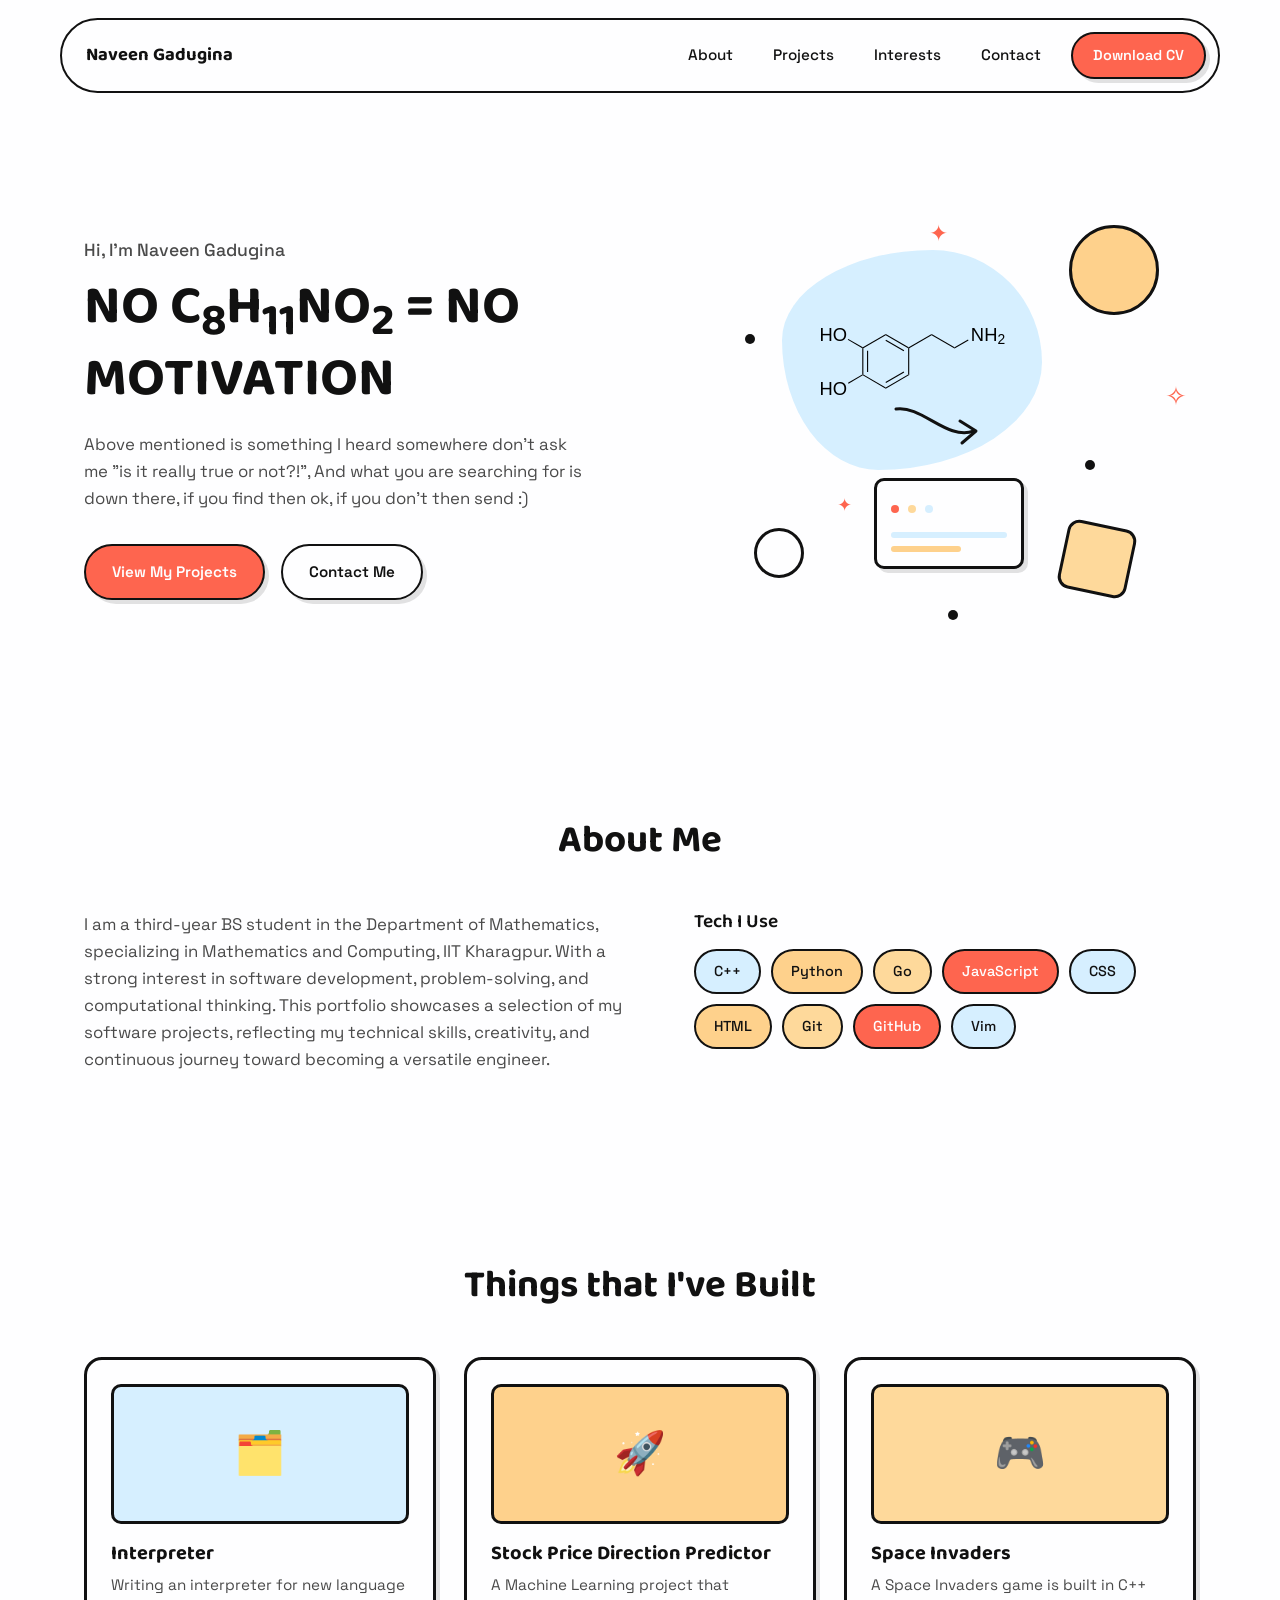
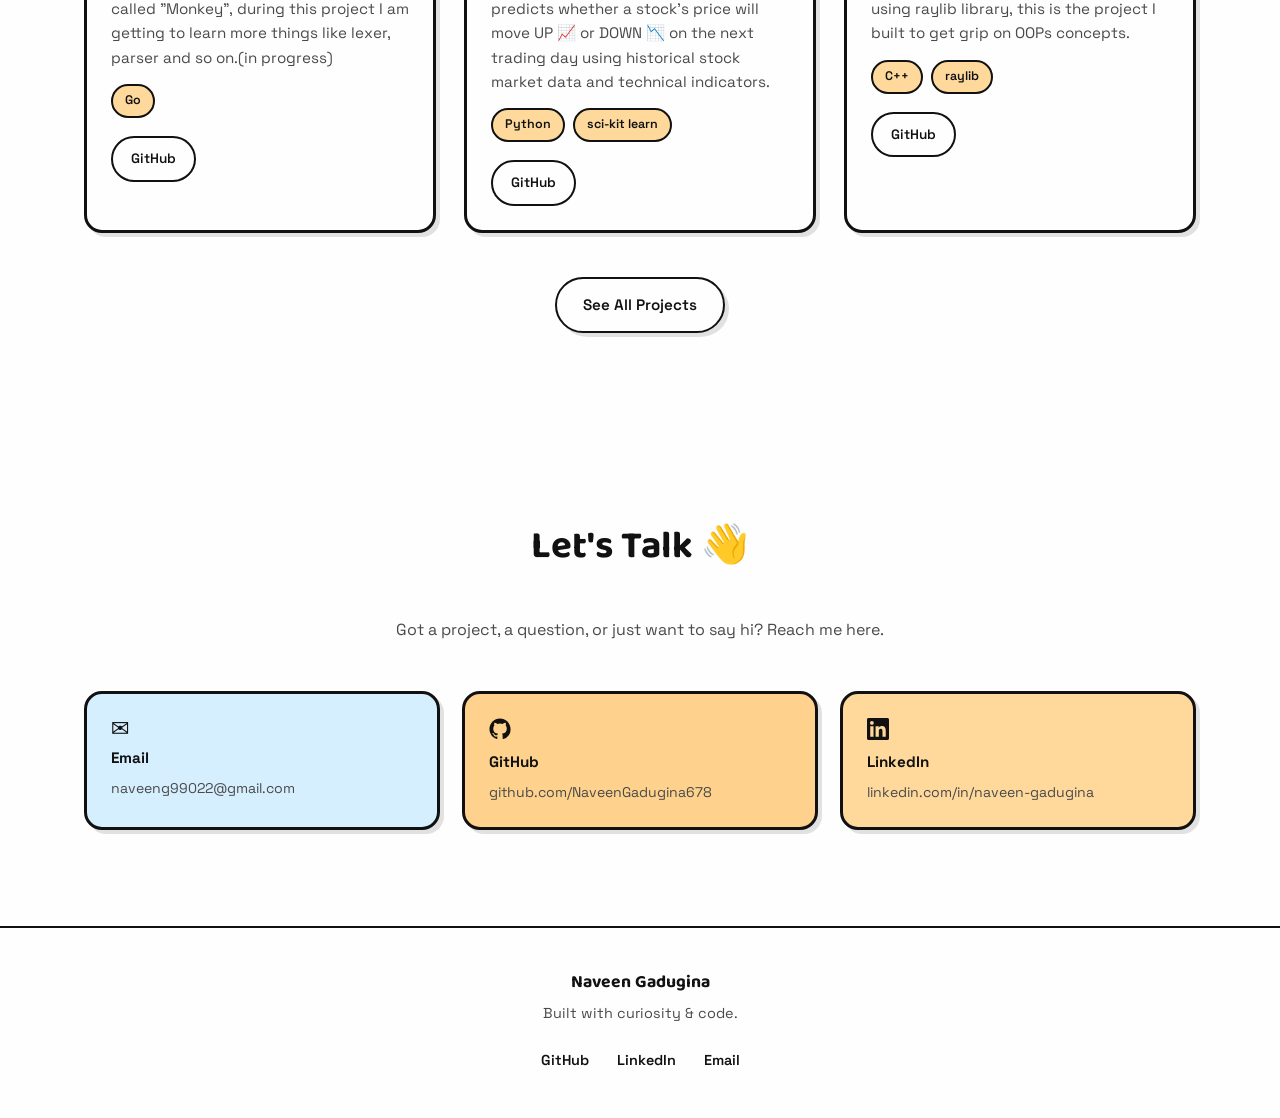
<file: index.html>
<!DOCTYPE html>
<html lang="en">
<head>
  <meta charset="UTF-8" />
  <meta name="viewport" content="width=device-width, initial-scale=1.0" />
  <title>Naveen Gadugina — Engineer Portfolio</title>
  <meta name="description" content="Naveen Gadugina — developer who likes building useful, creative and fun digital things." />

  <link rel="preconnect" href="https://fonts.googleapis.com">
  <link rel="preconnect" href="https://fonts.gstatic.com" crossorigin>
  <link href="https://fonts.googleapis.com/css2?family=Baloo+2:wght@500;600;700;800&family=Space+Grotesk:wght@400;500;600&display=swap" rel="stylesheet">

  <link rel="stylesheet" href="style.css" />
</head>
<body>

  <!-- ===================== NAVBAR ===================== -->
  <header class="navbar" id="navbar">
    <div class="navbar-inner">
      <a href="#top" class="logo">Naveen Gadugina</a>

      <nav class="nav-links" id="navLinks">
        <a href="#about" class="nav-link">About</a>
        <a href="#projects" class="nav-link">Projects</a>
        <a href="interests.html" class="nav-link">Interests</a>
        <a href="#contact" class="nav-link">Contact</a>
        <a href="assets/cv/cv.pdf" download class="nav-cv-btn">Download CV</a>
      </nav>

      <button class="hamburger" id="hamburger" aria-label="Open menu" aria-expanded="false" aria-controls="navLinks">
        <span></span>
        <span></span>
        <span></span>
      </button>
    </div>
  </header>

  <main id="top">

    <!-- ===================== HERO ===================== -->
    <section class="hero">
      <div class="hero-text reveal">
        <p class="hero-greeting">Hi, I'm Naveen Gadugina</p>
          <h1 class="hero-heading">NO C<sub>8</sub>H<sub>11</sub>NO<sub>2</sub> = NO MOTIVATION</h1>
        <p class="hero-description">
          Above mentioned is something I heard somewhere don't ask me "is it really true or not?!",
          And what you are searching for is down there, if you find then ok, if you don't then send  :)
        </p>
        <div class="hero-buttons">
          <a href="#projects" class="btn btn-primary">View My Projects</a>
          <a href="#contact" class="btn btn-secondary">Contact Me</a>
        </div>
      </div>

      <div class="hero-art reveal" aria-hidden="true">
        <!-- Decorative 2D cartoon composition made purely of CSS/HTML shapes -->
        <div class="art-blob">
          <img src="assets/photos/Dopamine_structure.svg" alt="" class="art-molecule" />
        </div>
        <div class="art-circle art-circle--peach"></div>
        <div class="art-circle art-circle--blue"></div>
        <div class="art-square"></div>
        <div class="art-star art-star--1">✦</div>
        <div class="art-star art-star--2">✦</div>
        <div class="art-star art-star--3">✧</div>
        <div class="art-dot art-dot--1"></div>
        <div class="art-dot art-dot--2"></div>
        <div class="art-dot art-dot--3"></div>
        <svg class="art-arrow" width="90" height="60" viewBox="0 0 90 60" fill="none" xmlns="http://www.w3.org/2000/svg">
          <path d="M4 8 C 30 4, 55 40, 82 30" stroke="#111111" stroke-width="3" stroke-linecap="round"/>
          <path d="M68 20 L84 30 L70 42" stroke="#111111" stroke-width="3" stroke-linecap="round" stroke-linejoin="round" fill="none"/>
        </svg>
        <div class="art-card">
          <span class="art-card-dot"></span>
          <span class="art-card-dot"></span>
          <span class="art-card-dot"></span>
          <div class="art-card-line"></div>
          <div class="art-card-line short"></div>
        </div>
      </div>
    </section>

    <!-- ===================== ABOUT ===================== -->
    <section id="about" class="section about">
      <h2 class="section-heading reveal">About Me</h2>

      <div class="about-content">
        <p class="about-text reveal">
          I am a third-year BS student in the Department of Mathematics, specializing in Mathematics and Computing, IIT Kharagpur. With a strong interest in software development, problem-solving, and computational thinking. This portfolio showcases a selection of my software projects, reflecting my technical skills, creativity, and continuous journey toward becoming a versatile engineer.
        </p>

        <div class="tech-block reveal">
          <h3 class="tech-heading">Tech I Use</h3>
          <ul class="tech-tags">
            <li class="tag tag--blue">C++</li>
            <li class="tag tag--peach">Python</li>
            <li class="tag tag--yellow">Go</li>
            <li class="tag tag--coral">JavaScript</li>
            <li class="tag tag--blue">CSS</li>
            <li class="tag tag--peach">HTML</li>
            <li class="tag tag--yellow">Git</li>
            <li class="tag tag--coral">GitHub</li>
            <li class="tag tag--blue">Vim</li>
          </ul>
        </div>
      </div>
    </section>

    <!-- ===================== PROJECTS ===================== -->
    <section id="projects" class="section projects">
      <h2 class="section-heading reveal">Things that I've Built</h2>

      <div class="project-grid">

        <article class="project-card reveal">
          <div class="project-visual project-visual--blue">
            <span class="project-visual-emoji">🗂️</span>
          </div>
          <h3 class="project-name">Interpreter</h3>
          <p class="project-description">
            Writing an interpreter for new language called "Monkey", during this project I am getting to learn more things like lexer, parser and so on.(in progress)
          </p>
          <div class="project-tech">
            <span class="mini-tag">Go</span>
          </div>
          <div class="project-links">
            <a href="https://github.com/NaveenGadugina678/Monkey-Programming-Language" class="btn btn-outline">GitHub</a>
          </div>
        </article>

        <article class="project-card reveal">
          <div class="project-visual project-visual--peach">
            <span class="project-visual-emoji">🚀</span>
          </div>
          <h3 class="project-name">Stock Price Direction Predictor</h3>
          <p class="project-description">
            A Machine Learning project that predicts whether a stock's price will move UP 📈 or DOWN 📉 on the next trading day using historical stock market data and technical indicators.
          <div class="project-tech">
            <span class="mini-tag">Python</span>
            <span class="mini-tag">sci-kit learn</span>
          </div>
          <div class="project-links">
            <a href="https://github.com/NaveenGadugina678/Stock-Price-Direction-Predictor" class="btn btn-outline">GitHub</a>
          </div>
        </article>

        <article class="project-card reveal">
          <div class="project-visual project-visual--yellow">
            <span class="project-visual-emoji">🎮</span>
          </div>
          <h3 class="project-name">Space Invaders</h3>
          <p class="project-description">
            A Space Invaders game is built in C++ using raylib library, this is the project I built to get grip on OOPs concepts.
          </p>
          <div class="project-tech">
            <span class="mini-tag">C++</span>
            <span class="mini-tag">raylib</span>
          </div>
          <div class="project-links">
            <a href="https://github.com/NaveenGadugina678/Space-Invaders" class="btn btn-outline">GitHub</a>
          </div>
        </article>

      </div>

      <div class="projects-more reveal">
        <a href="projects.html" class="btn btn-secondary">See All Projects</a>
      </div>
    </section>

    <!-- ===================== CONTACT ===================== -->
    <section id="contact" class="section contact">
      <h2 class="section-heading reveal">Let's Talk 👋</h2>
      <p class="contact-intro reveal">Got a project, a question, or just want to say hi? Reach me here.</p>

      <div class="contact-grid reveal">
        <a href="mailto:naveeng99022@gmail.com" class="contact-card">
          <span class="contact-icon" aria-hidden="true">✉️</span>
          <span class="contact-label">Email</span>
          <span class="contact-value">naveeng99022@gmail.com</span>
        </a>

        <a href="https://github.com/NaveenGadugina678" target="_blank" rel="noopener noreferrer" class="contact-card">
          <span class="contact-icon" aria-hidden="true">
            <svg width="22" height="22" viewBox="0 0 24 24" fill="currentColor" aria-hidden="true">
              <path d="M12 .5C5.73.5.5 5.73.5 12c0 5.08 3.29 9.38 7.86 10.9.57.1.78-.25.78-.55 0-.27-.01-1.17-.02-2.12-3.2.7-3.88-1.36-3.88-1.36-.52-1.33-1.28-1.68-1.28-1.68-1.05-.72.08-.71.08-.71 1.16.08 1.77 1.19 1.77 1.19 1.03 1.77 2.7 1.26 3.36.96.1-.75.4-1.26.73-1.55-2.55-.29-5.24-1.28-5.24-5.68 0-1.26.45-2.29 1.19-3.09-.12-.29-.52-1.47.11-3.06 0 0 .97-.31 3.18 1.18a11 11 0 0 1 5.79 0c2.2-1.49 3.17-1.18 3.17-1.18.63 1.59.23 2.77.11 3.06.74.8 1.19 1.83 1.19 3.09 0 4.41-2.7 5.39-5.27 5.67.42.36.78 1.08.78 2.17 0 1.57-.01 2.83-.01 3.22 0 .3.2.66.79.55A10.52 10.52 0 0 0 23.5 12C23.5 5.73 18.27.5 12 .5Z"/>
            </svg>
          </span>
          <span class="contact-label">GitHub</span>
          <span class="contact-value">github.com/NaveenGadugina678</span>
        </a>

        <a href="https://linkedin.com/in/naveen-gadugina" target="_blank" rel="noopener noreferrer" class="contact-card">
          <span class="contact-icon" aria-hidden="true">
            <svg width="22" height="22" viewBox="0 0 24 24" fill="currentColor" aria-hidden="true">
              <path d="M20.45 20.45h-3.55v-5.57c0-1.33-.02-3.04-1.85-3.04-1.85 0-2.14 1.45-2.14 2.94v5.67H9.36V9h3.41v1.56h.05c.47-.89 1.63-1.85 3.36-1.85 3.6 0 4.27 2.37 4.27 5.45v6.29ZM5.34 7.43a2.06 2.06 0 1 1 0-4.12 2.06 2.06 0 0 1 0 4.12ZM7.11 20.45H3.56V9h3.55v11.45ZM22.22 0H1.77C.79 0 0 .77 0 1.73v20.54C0 23.23.79 24 1.77 24h20.45c.98 0 1.78-.77 1.78-1.73V1.73C24 .77 23.2 0 22.22 0Z"/>
            </svg>
          </span>
          <span class="contact-label">LinkedIn</span>
          <span class="contact-value">linkedin.com/in/naveen-gadugina</span>
        </a>
      </div>
    </section>

  </main>

  <!-- ===================== FOOTER ===================== -->
  <footer class="footer">
    <div class="footer-inner">
      <p class="footer-name">Naveen Gadugina</p>
      <p class="footer-tagline">Built with curiosity &amp; code.</p>
      <div class="footer-links">
        <a href="https://github.com/NaveenGadugina678" target="_blank" rel="noopener noreferrer">GitHub</a>
        <a href="https://linkedin.com/in/naveen-gadugina" target="_blank" rel="noopener noreferrer">LinkedIn</a>
        <a href="mailto:naveeng99022@gmail.com">Email</a>
      </div>
    </div>
  </footer>

  <script src="script.js"></script>
</body>
</html>
</file>
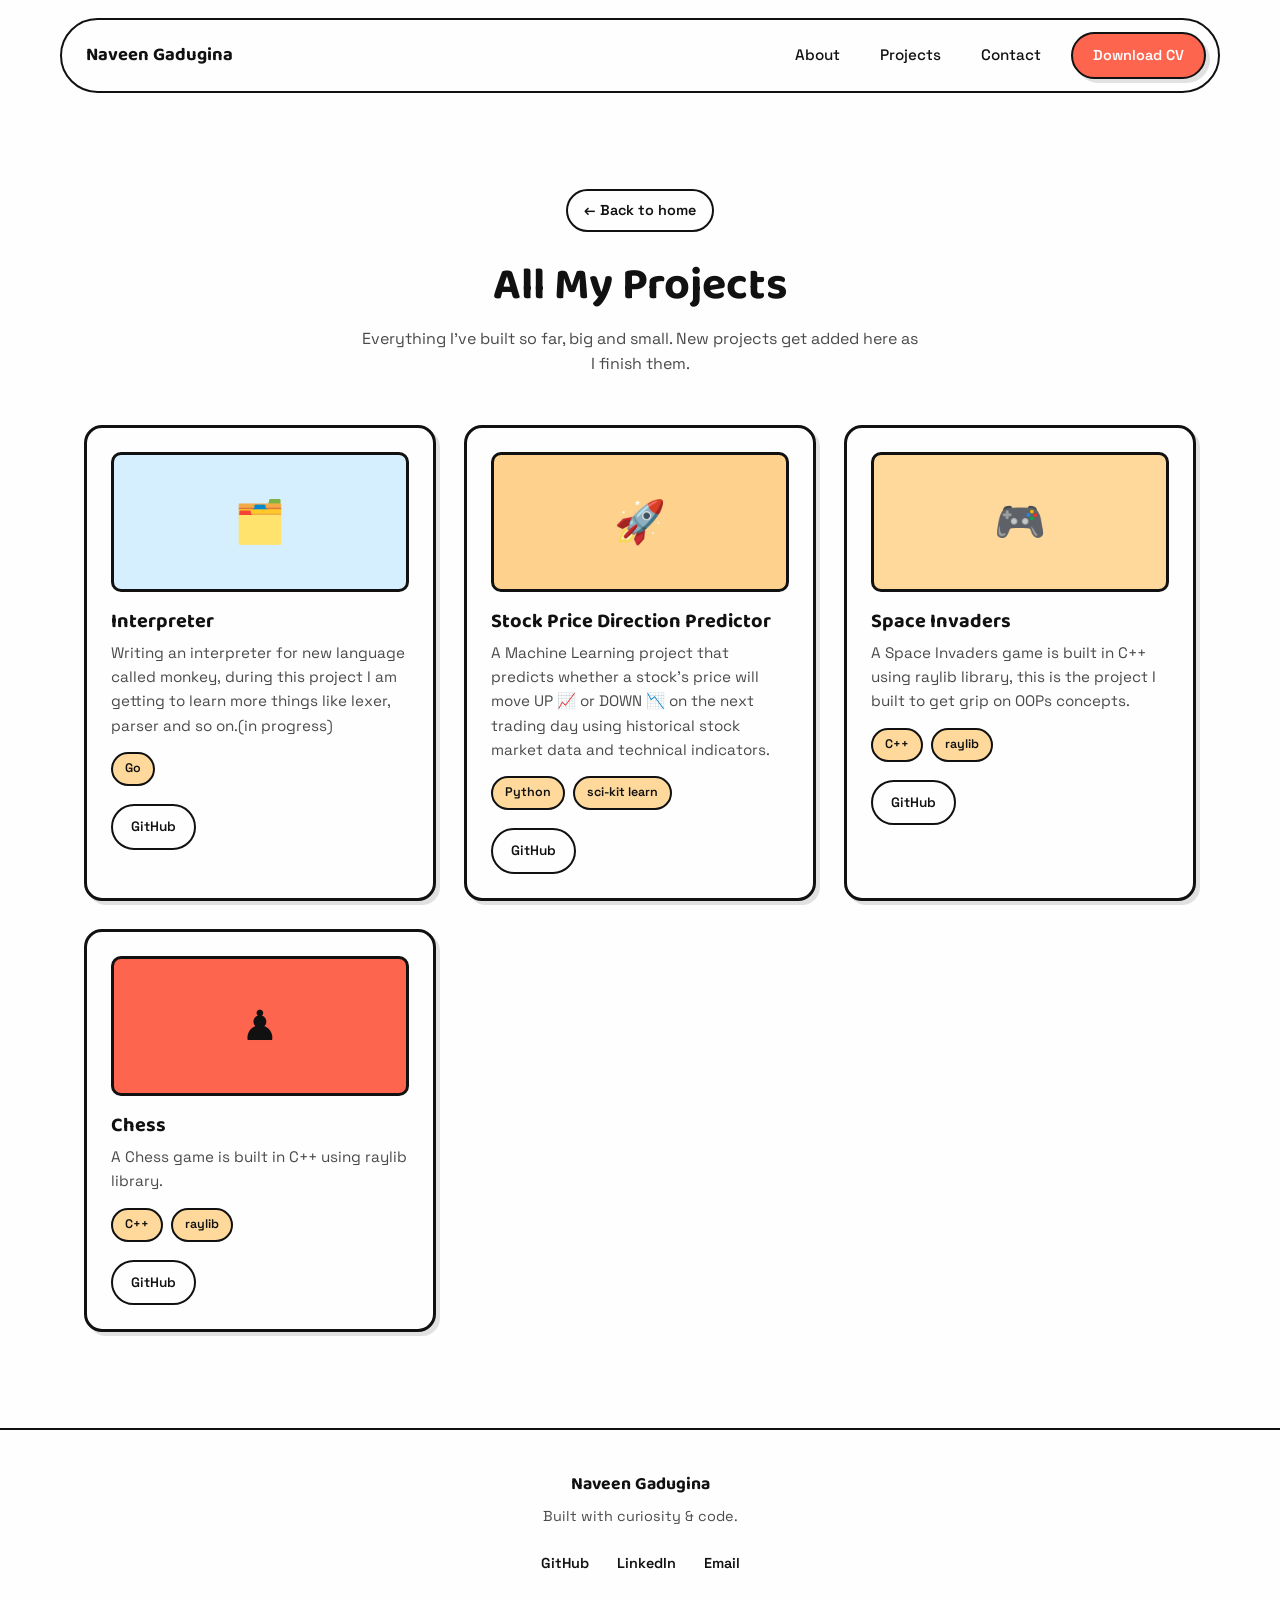
<file: projects.html>
<!DOCTYPE html>
<html lang="en">
<head>
  <meta charset="UTF-8" />
  <meta name="viewport" content="width=device-width, initial-scale=1.0" />
  <title>Projects — Naveen Gadugina</title>
  <meta name="description" content="All projects built by Naveen Gadugina." />

  <link rel="preconnect" href="https://fonts.googleapis.com">
  <link rel="preconnect" href="https://fonts.gstatic.com" crossorigin>
  <link href="https://fonts.googleapis.com/css2?family=Baloo+2:wght@500;600;700;800&family=Space+Grotesk:wght@400;500;600&display=swap" rel="stylesheet">

  <link rel="stylesheet" href="style.css" />
</head>
<body>

  <!-- ===================== NAVBAR ===================== -->
  <header class="navbar" id="navbar">
    <div class="navbar-inner">
      <a href="index.html" class="logo">Naveen Gadugina</a>

      <nav class="nav-links" id="navLinks">
        <a href="index.html#about" class="nav-link">About</a>
        <a href="projects.html" class="nav-link">Projects</a>
        <a href="index.html#contact" class="nav-link">Contact</a>
        <a href="assets/cv/cv.pdf" download class="nav-cv-btn">Download CV</a>
      </nav>

      <button class="hamburger" id="hamburger" aria-label="Open menu" aria-expanded="false" aria-controls="navLinks">
        <span></span>
        <span></span>
        <span></span>
      </button>
    </div>
  </header>

  <main id="top">

    <!-- ===================== PAGE HEADER ===================== -->
    <section class="section page-header">
      <a href="index.html#projects" class="back-link reveal">&larr; Back to home</a>
      <h1 class="page-heading reveal">All My Projects</h1>
      <p class="page-subheading reveal">
        Everything I've built so far, big and small. New projects get added here as I finish them.
      </p>
    </section>

    <!-- ===================== ALL PROJECTS ===================== -->
    <section class="section projects projects-all">
      <div class="project-grid">

        <!-- Project card — copy this block and edit the content to add a new project.
             This grid grows as you add more cards; no other changes needed. -->
        <article class="project-card reveal">
          <div class="project-visual project-visual--blue">
            <span class="project-visual-emoji">🗂️</span>
          </div>
          <h3 class="project-name">Interpreter</h3>
          <p class="project-description">
            Writing an interpreter for new language called monkey, during this project I am getting to learn more things like lexer, parser and so on.(in progress)
          </p>
          <div class="project-tech">
            <span class="mini-tag">Go</span>
          </div>
          <div class="project-links">
            <a href="https://github.com/NaveenGadugina678/Monkey-Programming-Language" class="btn btn-outline">GitHub</a>
          </div>
        </article>

        <article class="project-card reveal">
          <div class="project-visual project-visual--peach">
            <span class="project-visual-emoji">🚀</span>
          </div>
          <h3 class="project-name">Stock Price Direction Predictor</h3>
          <p class="project-description">
            A Machine Learning project that predicts whether a stock's price will move UP 📈 or DOWN 📉 on the next trading day using historical stock market data and technical indicators.
          <div class="project-tech">
            <span class="mini-tag">Python</span>
            <span class="mini-tag">sci-kit learn</span>
          </div>
          <div class="project-links">
            <a href="https://github.com/NaveenGadugina678/Stock-Price-Direction-Predictor" class="btn btn-outline">GitHub</a>
          </div>
        </article>

        <article class="project-card reveal">
          <div class="project-visual project-visual--yellow">
            <span class="project-visual-emoji">🎮</span>
          </div>
          <h3 class="project-name">Space Invaders</h3>
          <p class="project-description">
            A Space Invaders game is built in C++ using raylib library, this is the project I built to get grip on OOPs concepts.
          </p>
          <div class="project-tech">
            <span class="mini-tag">C++</span>
            <span class="mini-tag">raylib</span>
          </div>
          <div class="project-links">
            <a href="https://github.com/NaveenGadugina678/Space-Invaders" class="btn btn-outline">GitHub</a>
          </div>
        </article>

        <article class="project-card reveal">
          <div class="project-visual project-visual--coral">
            <span class="project-visual-emoji">♟️</span>
          </div>
          <h3 class="project-name">Chess</h3>
          <p class="project-description">
            A Chess game is built in C++ using raylib library.
          </p>
          <div class="project-tech">
            <span class="mini-tag">C++</span>
            <span class="mini-tag">raylib</span>
          </div>
          <div class="project-links">
            <a href="https://github.com/NaveenGadugina678/Chess-Game" class="btn btn-outline">GitHub</a>
          </div>
        </article>

        <!--
          Add future projects by pasting a new <article class="project-card reveal"> block here.
          Cycle through project-visual--blue / --peach / --yellow for the icon background,
          and pick any emoji you like for project-visual-emoji.
        -->

      </div>
    </section>

  </main>

  <!-- ===================== FOOTER ===================== -->
  <footer class="footer">
    <div class="footer-inner">
      <p class="footer-name">Naveen Gadugina</p>
      <p class="footer-tagline">Built with curiosity &amp; code.</p>
      <div class="footer-links">
        <a href="https://github.com/NaveenGadugina678" target="_blank" rel="noopener noreferrer">GitHub</a>
        <a href="https://linkedin.com/in/naveen-gadugina" target="_blank" rel="noopener noreferrer">LinkedIn</a>
        <a href="mailto:naveeng99022@gmail.com">Email</a>
      </div>
    </div>
  </footer>

  <script src="script.js"></script>
</body>
</html>
</file>
<file: style.css>
/* =====================================================
   COLOR PALETTE & GLOBAL TOKENS
===================================================== */
:root {
  --background: #FEFEFF;
  --blue: #D6EFFF;
  --peach: #FED18C;
  --yellow: #FED99B;
  --coral: #FE654F;
  --text: #111111;
  --text-soft: #4A4A4A;
  --border: #111111;

  --font-display: 'Baloo 2', system-ui, sans-serif;
  --font-body: 'Space Grotesk', system-ui, sans-serif;

  --radius-sm: 10px;
  --radius-md: 18px;
  --radius-lg: 28px;

  --shadow-sm: 4px 4px 0 rgba(17, 17, 17, 0.12);
  --shadow-md: 6px 6px 0 rgba(17, 17, 17, 0.14);
  --shadow-lg: 8px 8px 0 rgba(17, 17, 17, 0.16);

  --max-width: 1160px;
}

/* =====================================================
   RESET
===================================================== */
* {
  margin: 0;
  padding: 0;
  box-sizing: border-box;
}

html {
  scroll-behavior: smooth;
}

body {
  background: var(--background);
  color: var(--text);
  font-family: var(--font-body);
  line-height: 1.6;
  -webkit-font-smoothing: antialiased;
}

img {
  max-width: 100%;
  display: block;
}

a {
  color: inherit;
  text-decoration: none;
}

ul {
  list-style: none;
}

h1, h2, h3 {
  font-family: var(--font-display);
  line-height: 1.15;
}

section {
  padding: 96px 24px;
}

.section-inner,
.navbar-inner,
.footer-inner {
  max-width: var(--max-width);
  margin: 0 auto;
}

/* Visible focus states for keyboard users */
a:focus-visible,
button:focus-visible {
  outline: 3px solid var(--coral);
  outline-offset: 3px;
  border-radius: 6px;
}

@media (prefers-reduced-motion: reduce) {
  *, *::before, *::after {
    animation-duration: 0.001ms !important;
    animation-iteration-count: 1 !important;
    transition-duration: 0.001ms !important;
    scroll-behavior: auto !important;
  }
}

/* =====================================================
   BUTTONS
===================================================== */
.btn {
  display: inline-flex;
  align-items: center;
  justify-content: center;
  padding: 14px 26px;
  border-radius: 999px;
  font-family: var(--font-body);
  font-weight: 600;
  font-size: 0.95rem;
  border: 2px solid var(--border);
  transition: transform 0.2s ease, box-shadow 0.2s ease, background 0.2s ease;
  cursor: pointer;
  white-space: nowrap;
}

.btn-primary {
  background: var(--coral);
  color: #FEFEFF;
  box-shadow: var(--shadow-sm);
}

.btn-primary:hover {
  transform: translate(-2px, -2px);
  box-shadow: var(--shadow-md);
}

.btn-secondary {
  background: var(--background);
  color: var(--text);
  box-shadow: var(--shadow-sm);
}

.btn-secondary:hover {
  transform: translate(-2px, -2px);
  box-shadow: var(--shadow-md);
  background: var(--yellow);
}

.btn-outline {
  padding: 10px 18px;
  font-size: 0.85rem;
  background: transparent;
  box-shadow: none;
}

.btn-outline:hover {
  background: var(--text);
  color: var(--background);
}

/* =====================================================
   NAVBAR
===================================================== */
.navbar {
  position: sticky;
  top: 0;
  z-index: 100;
  padding: 18px 24px 0;
}

.navbar-inner {
  display: flex;
  align-items: center;
  justify-content: space-between;
  background: rgba(254, 254, 255, 0.75);
  backdrop-filter: blur(8px);
  border: 2px solid var(--border);
  border-radius: 999px;
  padding: 12px 12px 12px 24px;
  transition: box-shadow 0.25s ease, background 0.25s ease;
}

.navbar.scrolled .navbar-inner {
  background: rgba(254, 254, 255, 0.95);
  box-shadow: var(--shadow-sm);
}

.logo {
  font-family: var(--font-display);
  font-weight: 700;
  font-size: 1.15rem;
}

.nav-links {
  display: flex;
  align-items: center;
  gap: 8px;
}

.nav-link {
  padding: 10px 16px;
  border-radius: 999px;
  font-weight: 500;
  font-size: 0.95rem;
  transition: background 0.2s ease;
}

.nav-link:hover {
  background: var(--blue);
}

.nav-cv-btn {
  background: var(--coral);
  color: #FEFEFF;
  padding: 10px 20px;
  border-radius: 999px;
  font-weight: 600;
  font-size: 0.9rem;
  margin-left: 6px;
  border: 2px solid var(--border);
  transition: transform 0.2s ease, box-shadow 0.2s ease;
  box-shadow: var(--shadow-sm);
}

.nav-cv-btn:hover {
  transform: translate(-2px, -2px);
  box-shadow: var(--shadow-md);
}

.hamburger {
  display: none;
  flex-direction: column;
  justify-content: center;
  gap: 5px;
  width: 42px;
  height: 42px;
  border-radius: 50%;
  border: 2px solid var(--border);
  background: var(--background);
  cursor: pointer;
}

.hamburger span {
  display: block;
  width: 18px;
  height: 2px;
  margin: 0 auto;
  background: var(--text);
  transition: transform 0.25s ease, opacity 0.25s ease;
}

.hamburger.open span:nth-child(1) {
  transform: translateY(7px) rotate(45deg);
}
.hamburger.open span:nth-child(2) {
  opacity: 0;
}
.hamburger.open span:nth-child(3) {
  transform: translateY(-7px) rotate(-45deg);
}

/* =====================================================
   HERO
===================================================== */
.hero {
  display: flex;
  align-items: center;
  justify-content: space-between;
  gap: 48px;
  max-width: var(--max-width);
  margin: 0 auto;
  padding: 80px 24px 60px;
  min-height: 70vh;
}

.hero-text {
  flex: 1 1 480px;
}

.hero-greeting {
  font-size: 1.1rem;
  font-weight: 500;
  color: var(--text-soft);
  margin-bottom: 12px;
}

.hero-heading {
  font-size: clamp(2.2rem, 5vw, 3.4rem);
  font-weight: 700;
  margin-bottom: 20px;
  max-width: 14ch;
}

.hero-description {
  font-size: 1.05rem;
  color: var(--text-soft);
  max-width: 46ch;
  margin-bottom: 32px;
}

.hero-buttons {
  display: flex;
  gap: 16px;
  flex-wrap: wrap;
}

/* --- Hero decorative art (pure CSS/HTML shapes) --- */
.hero-art {
  position: relative;
  flex: 1 1 380px;
  height: 420px;
  max-width: 460px;
}

.art-blob {
  position: absolute;
  top: 10%;
  left: 10%;
  width: 260px;
  height: 220px;
  background: var(--blue);
  border-radius: 58% 42% 63% 37% / 41% 51% 49% 59%;
  animation: float-slow 7s ease-in-out infinite;
  display: flex;
  align-items: center;
  justify-content: center;
}

.art-molecule {
  width: 75%;
  height: auto;
  mix-blend-mode: multiply;
}

.art-circle {
  position: absolute;
  border-radius: 50%;
  border: 3px solid var(--border);
}

.art-circle--peach {
  width: 90px;
  height: 90px;
  background: var(--peach);
  top: 4%;
  right: 8%;
  animation: float-slow 6s ease-in-out infinite;
}

.art-circle--blue {
  width: 50px;
  height: 50px;
  background: transparent;
  bottom: 12%;
  left: 4%;
  animation: float-slow 5s ease-in-out infinite reverse;
}

.art-square {
  position: absolute;
  width: 70px;
  height: 70px;
  background: var(--yellow);
  border: 3px solid var(--border);
  border-radius: 12px;
  bottom: 8%;
  right: 14%;
  transform: rotate(12deg);
  animation: float-slow 8s ease-in-out infinite;
}

.art-star {
  position: absolute;
  color: var(--coral);
  font-size: 1.4rem;
}

.art-star--1 { top: 2%; left: 42%; }
.art-star--2 { bottom: 26%; left: 22%; font-size: 1.1rem; }
.art-star--3 { top: 40%; right: 2%; font-size: 1.6rem; }

.art-dot {
  position: absolute;
  width: 10px;
  height: 10px;
  border-radius: 50%;
  background: var(--text);
}

.art-dot--1 { top: 30%; left: 2%; }
.art-dot--2 { top: 60%; right: 22%; }
.art-dot--3 { bottom: 2%; left: 46%; }

.art-arrow {
  position: absolute;
  top: 46%;
  left: 34%;
}

.art-card {
  position: absolute;
  bottom: 14%;
  left: 30%;
  width: 150px;
  background: var(--background);
  border: 3px solid var(--border);
  border-radius: var(--radius-sm);
  box-shadow: var(--shadow-sm);
  padding: 14px;
}

.art-card-dot {
  display: inline-block;
  width: 8px;
  height: 8px;
  border-radius: 50%;
  background: var(--coral);
  margin-right: 5px;
}

.art-card-dot:nth-child(2) { background: var(--yellow); }
.art-card-dot:nth-child(3) { background: var(--blue); }

.art-card-line {
  height: 6px;
  border-radius: 4px;
  background: var(--blue);
  margin-top: 12px;
}

.art-card-line.short {
  width: 60%;
  background: var(--peach);
  margin-top: 8px;
}

@keyframes float-slow {
  0%, 100% { transform: translateY(0) rotate(0deg); }
  50% { transform: translateY(-12px) rotate(3deg); }
}

/* =====================================================
   SECTION HEADINGS
===================================================== */
.section-heading {
  font-size: clamp(1.8rem, 3.5vw, 2.4rem);
  font-weight: 700;
  text-align: center;
  margin-bottom: 48px;
}

/* =====================================================
   ABOUT
===================================================== */
.about {
  max-width: var(--max-width);
  margin: 0 auto;
}

.about-content {
  display: flex;
  flex-wrap: wrap;
  gap: 48px;
  align-items: flex-start;
}

.about-text {
  flex: 1 1 380px;
  font-size: 1.05rem;
  color: var(--text-soft);
  max-width: 62ch;
}

.tech-block {
  flex: 1 1 320px;
}

.tech-heading {
  font-size: 1.2rem;
  font-weight: 600;
  margin-bottom: 16px;
}

.tech-tags {
  display: flex;
  flex-wrap: wrap;
  gap: 10px;
}

.tag {
  padding: 9px 18px;
  border-radius: 999px;
  border: 2px solid var(--border);
  font-weight: 500;
  font-size: 0.9rem;
}

.tag--blue { background: var(--blue); }
.tag--peach { background: var(--peach); }
.tag--yellow { background: var(--yellow); }
.tag--coral { background: var(--coral); color: #FEFEFF; }

/* =====================================================
   PROJECTS PAGE HEADER (projects.html)
===================================================== */
.page-header {
  max-width: var(--max-width);
  margin: 0 auto;
  padding-bottom: 24px;
  text-align: center;
}

.back-link {
  display: inline-block;
  font-weight: 600;
  font-size: 0.9rem;
  padding: 8px 16px;
  border: 2px solid var(--border);
  border-radius: 999px;
  margin-bottom: 28px;
  transition: background 0.2s ease;
}

.back-link:hover {
  background: var(--blue);
}

.page-heading {
  font-size: clamp(2rem, 4.5vw, 2.8rem);
  font-weight: 700;
  margin-bottom: 14px;
}

.page-subheading {
  color: var(--text-soft);
  max-width: 56ch;
  margin: 0 auto;
}

.projects-all {
  padding-top: 24px;
}

/* =====================================================
   PROJECTS
===================================================== */
.projects {
  max-width: var(--max-width);
  margin: 0 auto;
}

.project-grid {
  display: grid;
  grid-template-columns: repeat(auto-fit, minmax(280px, 1fr));
  gap: 28px;
}

.project-card {
  background: var(--background);
  border: 3px solid var(--border);
  border-radius: var(--radius-md);
  padding: 24px;
  box-shadow: var(--shadow-sm);
  transition: transform 0.25s ease, box-shadow 0.25s ease;
}

.project-card:hover {
  transform: translateY(-6px) rotate(-1deg);
  box-shadow: var(--shadow-lg);
}

.project-card:nth-child(even):hover {
  transform: translateY(-6px) rotate(1deg);
}

.project-visual {
  height: 140px;
  border-radius: var(--radius-sm);
  border: 3px solid var(--border);
  display: flex;
  align-items: center;
  justify-content: center;
  font-size: 2.6rem;
  margin-bottom: 18px;
}

.project-visual--blue { background: var(--blue); }
.project-visual--peach { background: var(--peach); }
.project-visual--yellow { background: var(--yellow); }
.project-visual--coral { background: var(--coral); }

.project-name {
  font-size: 1.25rem;
  margin-bottom: 8px;
}

.project-description {
  color: var(--text-soft);
  font-size: 0.95rem;
  margin-bottom: 14px;
}

.project-tech {
  display: flex;
  flex-wrap: wrap;
  gap: 8px;
  margin-bottom: 18px;
}

.mini-tag {
  font-size: 0.78rem;
  font-weight: 600;
  padding: 5px 12px;
  border-radius: 999px;
  border: 2px solid var(--border);
  background: var(--yellow);
}

.project-links {
  display: flex;
  gap: 10px;
}

.projects-more {
  display: flex;
  justify-content: center;
  margin-top: 44px;
}

/* =====================================================
   CONTACT
===================================================== */
.contact {
  max-width: var(--max-width);
  margin: 0 auto;
  text-align: center;
}

.contact-intro {
  color: var(--text-soft);
  margin-bottom: 48px;
}

.contact-grid {
  display: grid;
  grid-template-columns: repeat(auto-fit, minmax(220px, 1fr));
  gap: 22px;
  text-align: left;
}

.contact-card {
  display: flex;
  flex-direction: column;
  gap: 6px;
  background: var(--blue);
  border: 3px solid var(--border);
  border-radius: var(--radius-md);
  padding: 24px;
  transition: transform 0.2s ease, box-shadow 0.2s ease;
  box-shadow: var(--shadow-sm);
}

.contact-grid .contact-card:nth-child(2) { background: var(--peach); }
.contact-grid .contact-card:nth-child(3) { background: var(--yellow); }

.contact-card:hover {
  transform: translateY(-4px);
  box-shadow: var(--shadow-md);
}

.contact-icon {
  font-size: 1.4rem;
  line-height: 1;
}

.contact-label {
  font-weight: 700;
  font-size: 0.95rem;
}

.contact-value {
  color: var(--text-soft);
  font-size: 0.88rem;
  word-break: break-word;
}

/* =====================================================
   FOOTER
===================================================== */
.footer {
  border-top: 2px solid var(--border);
  padding: 40px 24px;
  text-align: center;
}

.footer-name {
  font-family: var(--font-display);
  font-weight: 700;
  font-size: 1.1rem;
}

.footer-tagline {
  color: var(--text-soft);
  font-size: 0.9rem;
  margin: 6px 0 18px;
}

.footer-links {
  display: flex;
  justify-content: center;
  gap: 20px;
}

.footer-links a {
  font-weight: 600;
  font-size: 0.9rem;
  padding: 6px 4px;
}

.footer-links a:hover {
  color: var(--coral);
}

/* =====================================================
   SCROLL REVEAL
===================================================== */
.reveal {
  opacity: 0;
  transform: translateY(20px);
  transition: opacity 0.6s ease, transform 0.6s ease;
}

.reveal.is-visible {
  opacity: 1;
  transform: translateY(0);
}

/* =====================================================
   RESPONSIVE
===================================================== */
@media (max-width: 900px) {
  .hero {
    flex-direction: column;
    text-align: center;
    padding-top: 56px;
  }

  .hero-buttons {
    justify-content: center;
  }

  .hero-art {
    max-width: 340px;
    height: 320px;
  }

  .about-content {
    flex-direction: column;
  }
}

@media (max-width: 760px) {
  .nav-links {
    position: absolute;
    top: calc(100% + 10px);
    left: 0;
    right: 0;
    background: var(--background);
    border: 2px solid var(--border);
    border-radius: var(--radius-md);
    flex-direction: column;
    align-items: stretch;
    padding: 16px;
    gap: 4px;
    box-shadow: var(--shadow-sm);

    max-height: 0;
    overflow: hidden;
    opacity: 0;
    transition: max-height 0.3s ease, opacity 0.3s ease;
    pointer-events: none;
  }

  .nav-links.open {
    max-height: 320px;
    opacity: 1;
    pointer-events: auto;
  }

  .nav-link,
  .nav-cv-btn {
    text-align: center;
    margin-left: 0;
    width: 100%;
  }

  .nav-cv-btn {
    margin-top: 6px;
  }

  .hamburger {
    display: flex;
  }
}

@media (max-width: 600px) {
  section {
    padding: 64px 20px;
  }

  .hero {
    padding-top: 40px;
    min-height: unset;
  }

  .hero-heading {
    max-width: none;
  }

  .project-grid {
    grid-template-columns: 1fr;
  }

  .btn {
    width: 100%;
  }

  .hero-buttons {
    flex-direction: column;
  }
}
</file>
